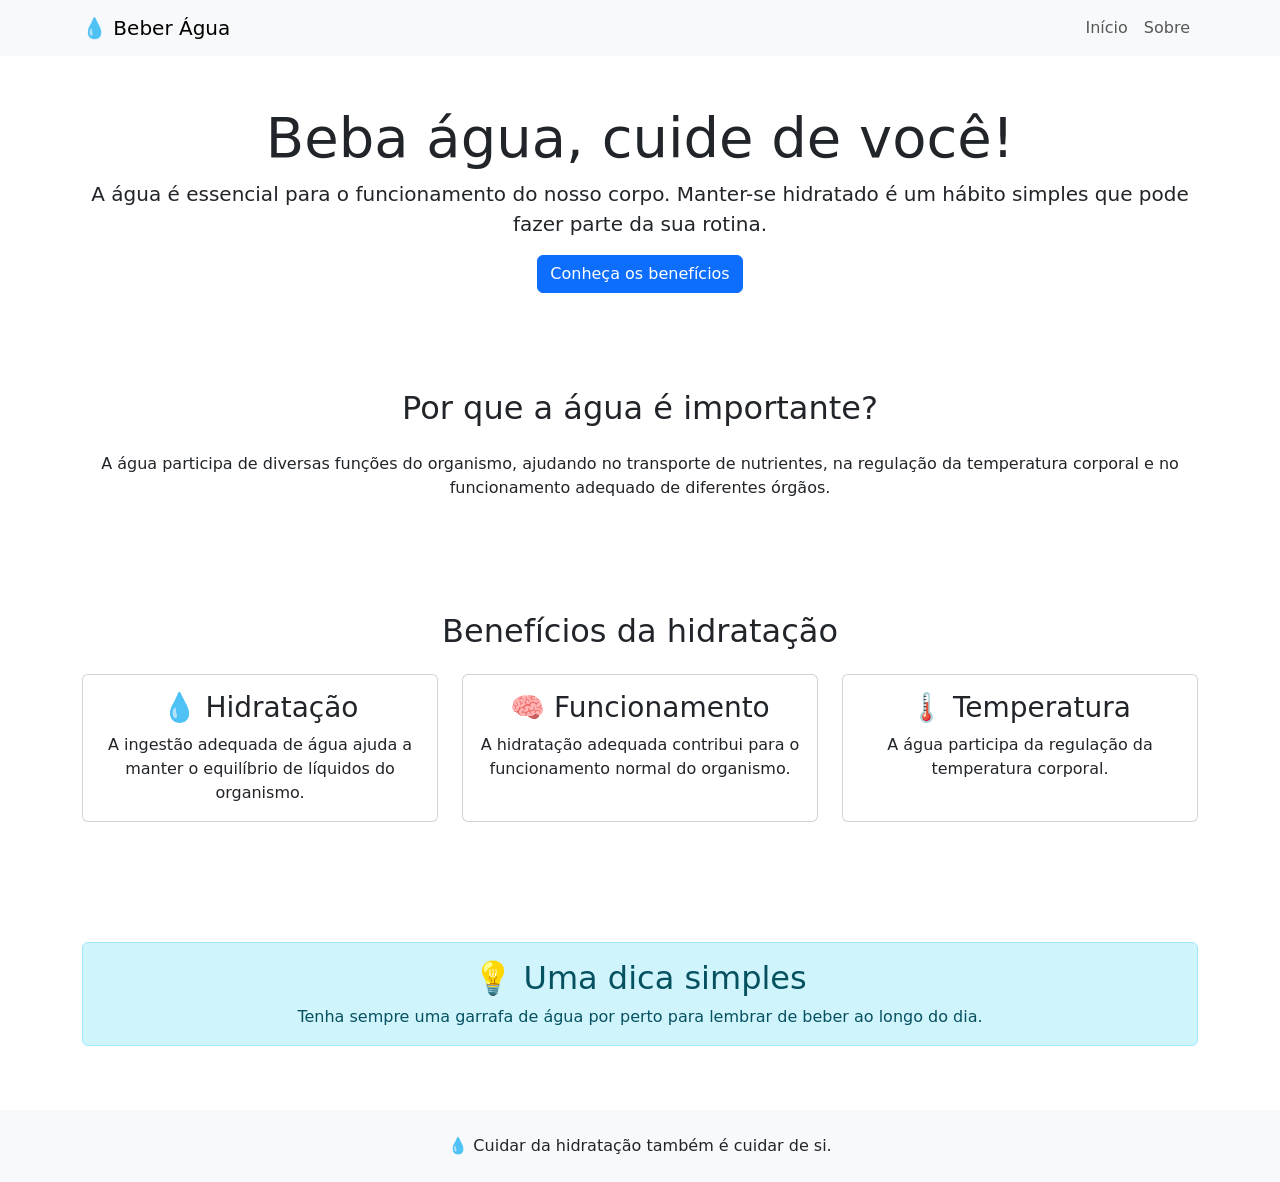
<file: index.html>
<!DOCTYPE html>
<html lang="pt-BR">

<head>
    <meta charset="UTF-8">

    <meta name="viewport" content="width=device-width, initial-scale=1.0">

    <title>Beber Água | Saúde e Bem-Estar</title>

    <!-- Bootstrap CSS -->
    <link
        href="https://cdn.jsdelivr.net/npm/bootstrap@5.3.3/dist/css/bootstrap.min.css"
        rel="stylesheet">

    <!-- CSS próprio -->
    <link rel="stylesheet" href="style.css">
</head>

<body>

    <!-- Navbar -->
    <nav class="navbar navbar-expand-lg bg-body-tertiary">

        <div class="container">

            <a class="navbar-brand" href="index.html">
                💧 Beber Água
            </a>

            <div class="navbar-nav">

                <a class="nav-link" href="index.html">
                    Início
                </a>

                <a class="nav-link" href="sobre.html">
                    Sobre
                </a>

            </div>

        </div>

    </nav>


    <!-- Apresentação -->
    <section class="container text-center py-5">

        <h1 class="display-4 titulo-principal">
            Beba água, cuide de você!
        </h1>

        <p class="lead">
            A água é essencial para o funcionamento do nosso corpo.
            Manter-se hidratado é um hábito simples que pode fazer
            parte da sua rotina.
        </p>

        <a href="#beneficios" class="btn btn-primary">
            Conheça os benefícios
        </a>

    </section>


    <!-- Importância -->
    <section class="container py-5">

        <h2 class="text-center mb-4">
            Por que a água é importante?
        </h2>

        <p class="text-center">
            A água participa de diversas funções do organismo,
            ajudando no transporte de nutrientes, na regulação
            da temperatura corporal e no funcionamento adequado
            de diferentes órgãos.
        </p>

    </section>


    <!-- Benefícios -->
    <section id="beneficios" class="container py-5">

        <h2 class="text-center mb-4">
            Benefícios da hidratação
        </h2>

        <div class="row">

            <div class="col-md-4 mb-4">

                <div class="card h-100">

                    <div class="card-body text-center">

                        <h3 class="card-title">
                            💧 Hidratação
                        </h3>

                        <p class="card-text">
                            A ingestão adequada de água ajuda a
                            manter o equilíbrio de líquidos do organismo.
                        </p>

                    </div>

                </div>

            </div>


            <div class="col-md-4 mb-4">

                <div class="card h-100">

                    <div class="card-body text-center">

                        <h3 class="card-title">
                            🧠 Funcionamento
                        </h3>

                        <p class="card-text">
                            A hidratação adequada contribui para
                            o funcionamento normal do organismo.
                        </p>

                    </div>

                </div>

            </div>


            <div class="col-md-4 mb-4">

                <div class="card h-100">

                    <div class="card-body text-center">

                        <h3 class="card-title">
                            🌡️ Temperatura
                        </h3>

                        <p class="card-text">
                            A água participa da regulação da
                            temperatura corporal.
                        </p>

                    </div>

                </div>

            </div>

        </div>

    </section>


    <!-- Dica -->
    <section class="container py-5">

        <div class="alert alert-info text-center">

            <h2>
                💡 Uma dica simples
            </h2>

            <p class="mb-0">
                Tenha sempre uma garrafa de água por perto
                para lembrar de beber ao longo do dia.
            </p>

        </div>

    </section>


    <!-- Rodapé -->
    <footer class="bg-body-tertiary text-center py-4">

        <p class="mb-0">
            💧 Cuidar da hidratação também é cuidar de si.
        </p>

    </footer>

</body>

</html>
</file>
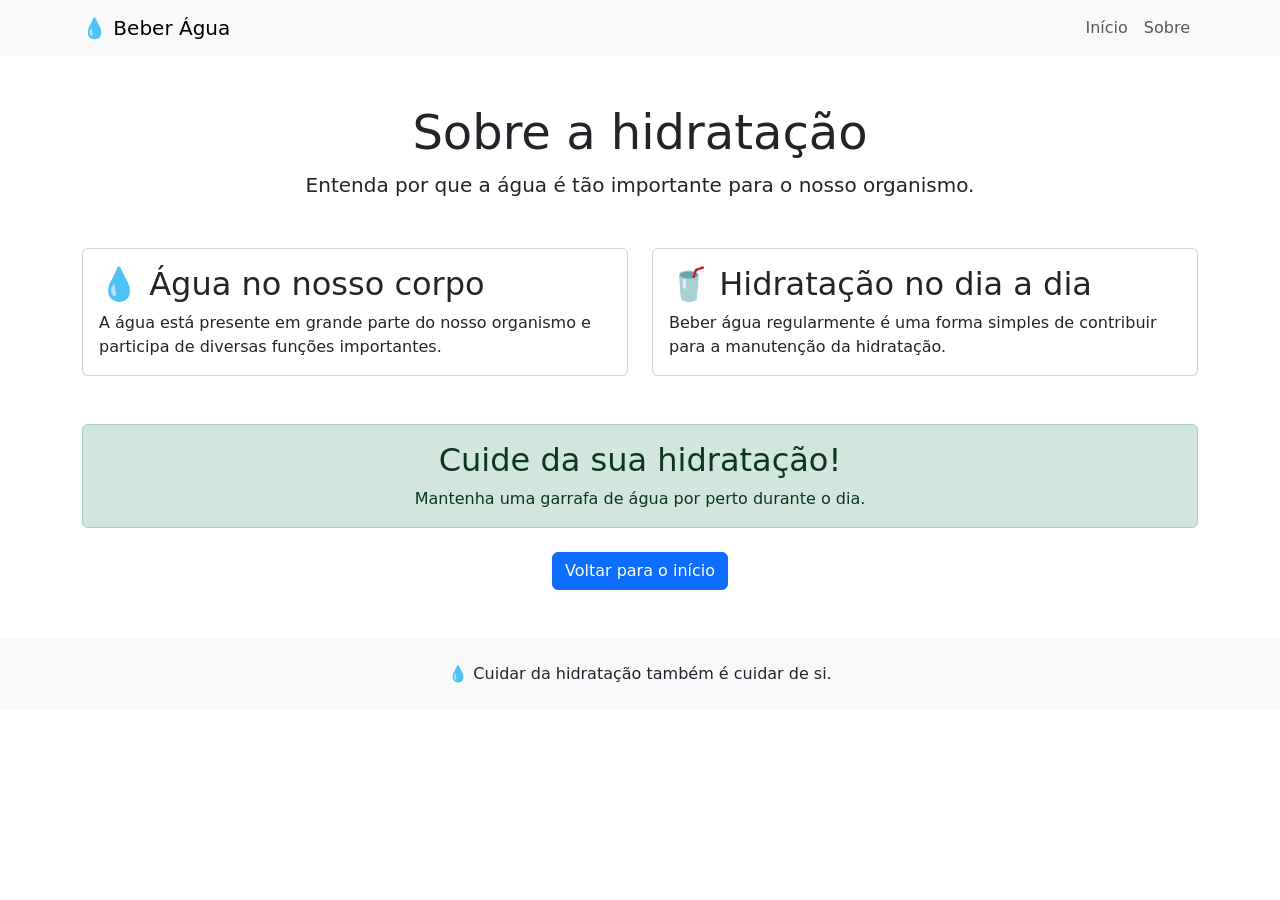
<file: sobre.html>
<!DOCTYPE html>
<html lang="pt-BR">

<head>
    <meta charset="UTF-8">

    <meta name="viewport" content="width=device-width, initial-scale=1.0">

    <title>Sobre | Beber Água</title>

    <!-- Bootstrap CSS -->
    <link
        href="https://cdn.jsdelivr.net/npm/bootstrap@5.3.3/dist/css/bootstrap.min.css"
        rel="stylesheet">

    <!-- CSS próprio -->
    <link rel="stylesheet" href="style.css">
</head>

<body>

    <!-- Navbar -->
    <nav class="navbar navbar-expand-lg bg-body-tertiary">

        <div class="container">

            <a class="navbar-brand" href="index.html">
                💧 Beber Água
            </a>

            <div class="navbar-nav">

                <a class="nav-link" href="index.html">
                    Início
                </a>

                <a class="nav-link" href="sobre.html">
                    Sobre
                </a>

            </div>

        </div>

    </nav>


    <!-- Conteúdo -->
    <main class="container py-5">

        <div class="text-center mb-5">

            <h1 class="display-5">
                Sobre a hidratação
            </h1>

            <p class="lead">
                Entenda por que a água é tão importante
                para o nosso organismo.
            </p>

        </div>


        <!-- Cards -->
        <div class="row">

            <div class="col-md-6 mb-4">

                <div class="card h-100">

                    <div class="card-body">

                        <h2 class="card-title">
                            💧 Água no nosso corpo
                        </h2>

                        <p class="card-text">
                            A água está presente em grande parte
                            do nosso organismo e participa de
                            diversas funções importantes.
                        </p>

                    </div>

                </div>

            </div>


            <div class="col-md-6 mb-4">

                <div class="card h-100">

                    <div class="card-body">

                        <h2 class="card-title">
                            🥤 Hidratação no dia a dia
                        </h2>

                        <p class="card-text">
                            Beber água regularmente é uma forma
                            simples de contribuir para a manutenção
                            da hidratação.
                        </p>

                    </div>

                </div>

            </div>

        </div>


        <!-- Alerta -->
        <div class="alert alert-success mt-4 text-center">

            <h2>
                Cuide da sua hidratação!
            </h2>

            <p class="mb-0">
                Mantenha uma garrafa de água por perto
                durante o dia.
            </p>

        </div>


        <!-- Voltar -->
        <div class="text-center mt-4">

            <a href="index.html" class="btn btn-primary">
                Voltar para o início
            </a>

        </div>

    </main>


    <!-- Rodapé -->
    <footer class="bg-body-tertiary text-center py-4">

        <p class="mb-0">
            💧 Cuidar da hidratação também é cuidar de si.
        </p>

    </footer>

</body>

</html>
</file>
<file: style.css>
/*body {
    font-family: Arial, sans-serif;
}

.titulo-principal {
    font-weight: bold;
}*/
</file>
